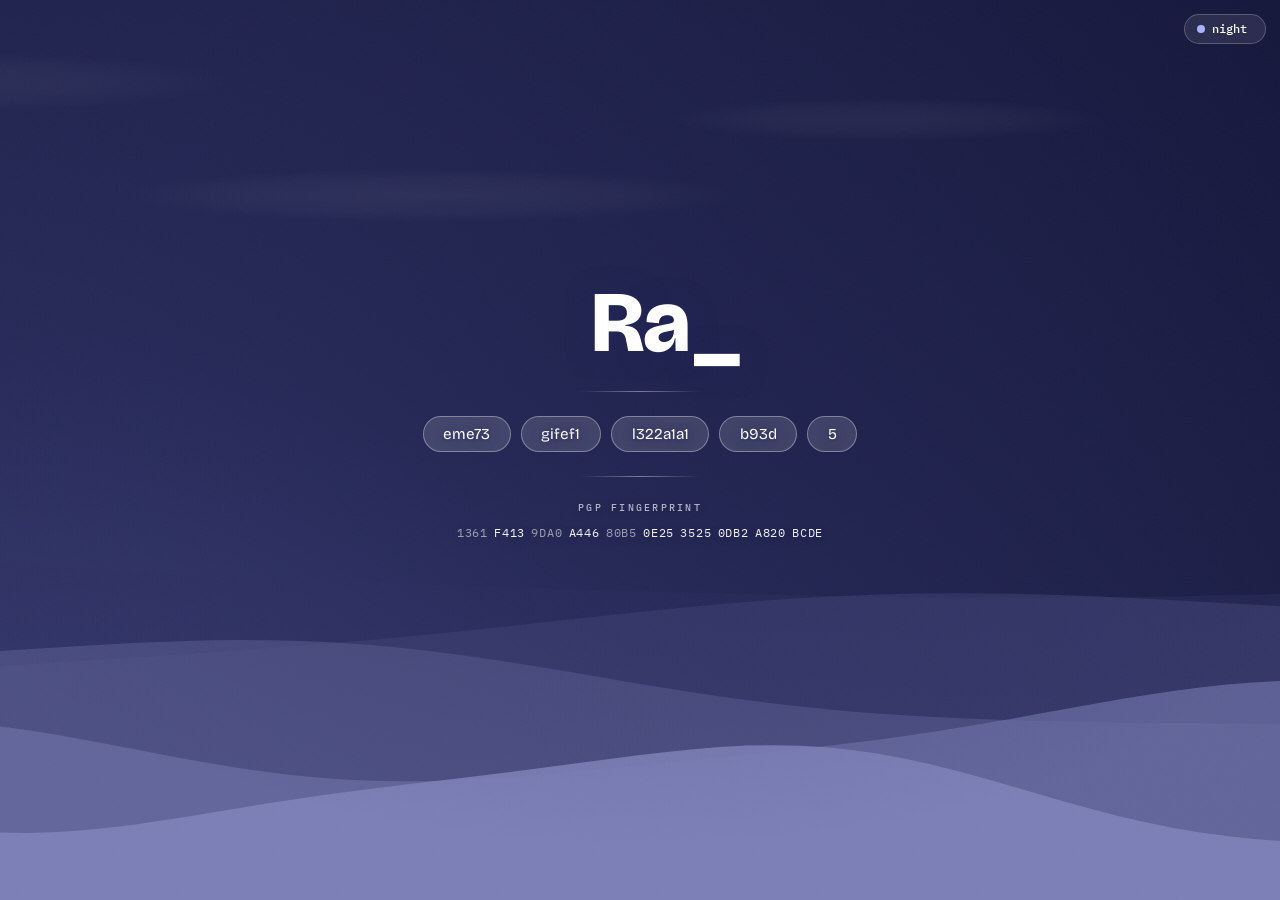
<file: index.html>
<!DOCTYPE html>
<html lang="en">
<head>
<meta charset="utf-8">
<title>Raphael Karger</title>
<meta name="description" content="Raphael Karger — developer, security engineer, security researcher.">
<meta name="author" content="Raphael Karger">
<meta name="viewport" content="width=device-width, initial-scale=1">
<link rel="icon" type="image/svg+xml" href="favicon.svg">
<link rel="icon" type="image/png" sizes="512x512" href="favicon.png">
<link rel="apple-touch-icon" href="favicon.png">
<link rel="stylesheet" href="assets/css/main.css">
<script src="assets/js/scene.js" defer></script>
<noscript><style>* { animation: none !important; }</style></noscript>
</head>
<body>
<canvas id="scene" aria-hidden="true"></canvas>
<div class="grain" aria-hidden="true"></div>
<div class="scrim" aria-hidden="true"></div>

<button id="chip" type="button" aria-expanded="false" aria-controls="panel">
	<span class="orb" aria-hidden="true"></span><span id="phase">&hellip;</span><span class="more" id="chip-more"></span>
</button>

<div id="panel" hidden>
	<input id="scrub" type="range" min="0" max="1439" step="5" aria-label="Scrub time of day (minutes since midnight)">
	<div class="row">
		<button id="flash-btn" type="button">green flash</button>
	</div>
	<div class="row">
		<button id="live-btn" type="button">live</button>
		<button id="geo-btn" type="button">use precise location</button>
	</div>
	<div id="mode-line">approximate &middot; clock time</div>
</div>

<div id="sky-tip" aria-hidden="true" hidden></div>

<main>
	<h1 aria-label="Raphael Karger"><span class="name-wrap"><span id="name">Raphael Karger</span><span class="cursor" aria-hidden="true">_</span></span></h1>
	<div class="sep" aria-hidden="true"></div>
	<nav class="links" aria-label="Links">
		<a class="pill" href="mailto:site@karger.is">email</a>
		<a class="pill" href="https://github.com/rek7" target="_blank" rel="noopener">github</a>
		<a class="pill" href="https://www.linkedin.com/in/raphael-karger/" target="_blank" rel="noopener">linkedin</a>
		<a class="pill" href="https://blog.raphael.karger.is" target="_blank" rel="noopener">blog</a>
		<a class="pill" href="https://x.com/pwnszn" target="_blank" rel="noopener">x</a>
	</nav>
	<div class="sep" aria-hidden="true"></div>
	<button id="fp" type="button" aria-label="Copy PGP fingerprint" title="Copy PGP fingerprint">
		<span class="fp-label" aria-hidden="true">pgp fingerprint</span>
		<span class="fp-half"><span class="g">15D2</span><span class="g">F1D7</span><span class="g">CD0C</span><span class="g">5DDC</span><span class="g">2293</span></span><span class="fp-half"><span class="g">9EE4</span><span class="g">E647</span><span class="g">29E1</span><span class="g">323A</span><span class="g">7B75</span></span>
		<span id="fp-note" role="status"><svg viewBox="0 0 12 12" aria-hidden="true"><path d="M2 6.2 5 9l5-6" fill="none" stroke="currentColor" stroke-width="1.6" stroke-linecap="round" stroke-linejoin="round"/></svg>copied</span>
	</button>
</main>

</body>
</html>
</file>
<file: assets/css/main.css>
/* ---------- fonts (self-hosted) ---------- */

@font-face {
	font-family: 'Bricolage Grotesque';
	src: url('../fonts/BricolageGrotesque-var.woff2') format('woff2');
	font-weight: 200 800;
	font-style: normal;
	font-display: swap;
}

@font-face {
	font-family: 'IBM Plex Mono';
	src: url('../fonts/IBMPlexMono-400.woff2') format('woff2');
	font-weight: 400;
	font-style: normal;
	font-display: swap;
}

@font-face {
	font-family: 'IBM Plex Mono';
	src: url('../fonts/IBMPlexMono-500.woff2') format('woff2');
	font-weight: 500;
	font-style: normal;
	font-display: swap;
}

/* ---------- base ---------- */

:root {
	/* text protection: these exist so the sun can pass directly behind the
	   content at any hour without destroying legibility. Do not remove. */
	--shadow-display: 0 2px 26px rgba(35, 38, 96, 0.5);
	--shadow-small: 0 1px 3px rgba(35, 38, 96, 0.45), 0 2px 12px rgba(35, 38, 96, 0.4);
	--mono: 'IBM Plex Mono', ui-monospace, monospace;
}

* { margin: 0; padding: 0; box-sizing: border-box; }

html, body { height: 100%; }

body {
	font-family: 'Bricolage Grotesque', system-ui, sans-serif;
	color: #fff;
	background: #14163a;
	overflow: hidden;
}

:focus-visible { outline: 2px solid rgba(255, 255, 255, 0.75); outline-offset: 2px; }

/* ---------- scene layers ---------- */

#scene {
	position: fixed;
	inset: 0;
	width: 100%;
	height: 100%;
	animation: fade-in 3.5s ease both;
}

.grain {
	position: fixed;
	inset: 0;
	pointer-events: none;
	opacity: 0.035;
	background-image: url("data:image/svg+xml,%3Csvg xmlns='http://www.w3.org/2000/svg' width='160' height='160'%3E%3Cfilter id='n'%3E%3CfeTurbulence type='fractalNoise' baseFrequency='.85' numOctaves='2' stitchTiles='stitch'/%3E%3C/filter%3E%3Crect width='160' height='160' filter='url(%23n)'/%3E%3C/svg%3E");
}

.scrim {
	position: fixed;
	inset: 0;
	pointer-events: none;
	background: radial-gradient(90% 72% at 50% 44%, rgba(22, 24, 64, 0.22), rgba(22, 24, 64, 0) 70%);
}

/* ---------- content ---------- */

main {
	position: fixed;
	inset: 0;
	display: flex;
	flex-direction: column;
	align-items: center;
	justify-content: center;
	text-align: center;
	padding: 0 1.2rem 9vh;
	/* hovers fall through to the sky; interactive elements re-enable below */
	pointer-events: none;
}

main a, main button {
	pointer-events: auto;
}

#sky-tip {
	position: fixed;
	z-index: 4;
	transform: translate(-50%, 0);
	font-family: var(--mono);
	font-size: 0.72rem;
	line-height: 1.9;
	text-align: center;
	color: #fff;
	white-space: nowrap;
	padding: 0.5em 1.1em;
	border-radius: 12px;
	background: rgba(30, 32, 80, 0.4);
	border: 1px solid rgba(255, 255, 255, 0.24);
	-webkit-backdrop-filter: blur(10px);
	backdrop-filter: blur(10px);
	pointer-events: none;
}

/* the whole entrance holds until the first frame has painted (body.ready,
   set on load) so refreshes get the same choreography as first visits */
body:not(.ready) #scene,
body:not(.ready) #chip,
body:not(.ready) main,
body:not(.ready) main * {
	animation-play-state: paused !important;
}

h1 {
	font-size: clamp(2.7rem, 7.5vw, 5.4rem);
	font-weight: 800;
	letter-spacing: -0.015em;
	line-height: 1.02;
	text-shadow: var(--shadow-display);
	animation: rise 2s cubic-bezier(0.2, 0.7, 0.2, 1) 0.4s both;
}

/* the cursor hangs outside the layout box so the name itself centers truly */
.name-wrap {
	position: relative;
	display: inline-block;
}

.cursor {
	position: absolute;
	left: 100%;
	margin-left: 0.06em;
	animation: blink 1.15s steps(1, end) infinite;
}

/* tiny screens wrap the name to two lines; there the absolute cursor would
   detach to the box edge, so let it flow after the last character instead */
@media (max-width: 380px) {
	.cursor { position: static; margin-left: 0.08em; }
}

.sep {
	width: 120px;
	height: 1px;
	margin: 1.5rem auto;
	background: linear-gradient(90deg, rgba(255, 255, 255, 0), rgba(255, 255, 255, 0.4), rgba(255, 255, 255, 0));
	animation: rise 2s cubic-bezier(0.2, 0.7, 0.2, 1) 0.8s both;
}

@keyframes blink {
	0% { opacity: 1; }
	50% { opacity: 0; }
	100% { opacity: 1; }
}

.links {
	display: flex;
	flex-wrap: wrap;
	justify-content: center;
	gap: 0.6rem;
	animation: rise 2s cubic-bezier(0.2, 0.7, 0.2, 1) 1.1s both;
}

.pill {
	font-weight: 400;
	font-size: 0.95rem;
	color: #fff;
	text-decoration: none;
	padding: 0.5em 1.3em;
	border-radius: 999px;
	background: rgba(255, 255, 255, 0.14);
	border: 1px solid rgba(255, 255, 255, 0.34);
	-webkit-backdrop-filter: blur(10px);
	backdrop-filter: blur(10px);
	text-shadow: var(--shadow-small);
	transition: background 0.25s ease, transform 0.25s ease;
}

.pill:hover { background: rgba(255, 255, 255, 0.24); transform: translateY(-1px); }

/* narrow screens: cap the row width so five pills wrap as a balanced 3/2
   instead of stranding one pill alone on the second row */
@media (max-width: 520px) {
	.links { max-width: 340px; }
}

#fp {
	position: relative;
	display: flex;
	flex-wrap: wrap;
	justify-content: center;
	gap: 0.5em;
	background: none;
	border: 0;
	color: #fff;
	font-family: var(--mono);
	font-weight: 400;
	font-size: clamp(0.62rem, 1.8vw, 0.78rem);
	letter-spacing: 0.06em;
	cursor: pointer;
	text-shadow: var(--shadow-small);
	animation: rise 2s cubic-bezier(0.2, 0.7, 0.2, 1) 1.4s both;
}

#fp .fp-label {
	width: 100%;
	font-size: 0.82em;
	font-weight: 500;
	letter-spacing: 0.22em;
	text-transform: uppercase;
	opacity: 0.65;
	margin-bottom: 0.4em;
}

/* the ten groups live in two halves of five, so a narrow screen wraps the
   line as a balanced 5/5 instead of orphaning the last group */
.fp-half { display: flex; gap: 0.5em; }

#fp .g { opacity: 0.95; }
#fp .fp-half:nth-of-type(1) .g:nth-child(even) { opacity: 0.55; }
#fp .fp-half:nth-of-type(2) .g:nth-child(odd) { opacity: 0.55; }

#fp-note {
	position: absolute;
	top: 100%;
	left: 50%;
	transform: translate(-50%, 0.9em);
	display: inline-flex;
	align-items: center;
	gap: 0.45em;
	padding: 0.4em 1em;
	border-radius: 999px;
	background: rgba(255, 255, 255, 0.14);
	border: 1px solid rgba(255, 255, 255, 0.3);
	-webkit-backdrop-filter: blur(10px);
	backdrop-filter: blur(10px);
	font-size: 0.95em;
	white-space: nowrap;
	opacity: 0;
	transition: opacity 0.35s ease;
	pointer-events: none;
}

#fp-note svg { width: 1em; height: 1em; }

#fp-note.show { opacity: 1; }

/* ---------- status chip + panel ---------- */

#chip {
	position: fixed;
	top: 14px;
	right: 14px;
	z-index: 5;
	display: flex;
	align-items: center;
	gap: 0.6em;
	font-family: var(--mono);
	font-weight: 500;
	font-size: 0.72rem;
	color: #fff;
	background: rgba(255, 255, 255, 0.09);
	border: 1px solid rgba(255, 255, 255, 0.22);
	border-radius: 999px;
	padding: 0.55em 1em;
	-webkit-backdrop-filter: blur(10px);
	backdrop-filter: blur(10px);
	cursor: pointer;
	animation: rise 2s cubic-bezier(0.2, 0.7, 0.2, 1) 1.9s both;
}

#chip .orb {
	width: 0.68em;
	height: 0.68em;
	border-radius: 50%;
	background: #fff;
	flex: none;
}

#chip .more {
	max-width: 0;
	overflow: hidden;
	white-space: nowrap;
	opacity: 0;
	transition: max-width 0.5s ease, opacity 0.4s ease;
}

#chip:focus-visible .more, #chip.open .more {
	max-width: 34ch;
	opacity: 0.9;
}

/* hover expansion only where hover is a real thing — on touch screens the
   sticky :hover state would leave the time permanently expanded */
@media (hover: hover) {
	#chip:hover .more {
		max-width: 34ch;
		opacity: 0.9;
	}
}

#panel {
	position: fixed;
	top: 58px;
	right: 14px;
	z-index: 5;
	width: min(300px, calc(100vw - 28px));
	padding: 1rem;
	border-radius: 14px;
	background: rgba(30, 32, 80, 0.38);
	border: 1px solid rgba(255, 255, 255, 0.2);
	-webkit-backdrop-filter: blur(14px);
	backdrop-filter: blur(14px);
	font-family: var(--mono);
	font-size: 0.72rem;
	color: #fff;
	display: flex;
	flex-direction: column;
	gap: 0.75rem;
}

#panel[hidden] { display: none; }

#scrub { width: 100%; accent-color: #fff; cursor: pointer; }

#panel .row { display: flex; gap: 0.5rem; }

#panel .row button {
	font-family: var(--mono);
	font-weight: 500;
	font-size: 0.72rem;
	color: #fff;
	background: rgba(255, 255, 255, 0.1);
	border: 1px solid rgba(255, 255, 255, 0.24);
	border-radius: 999px;
	padding: 0.45em 1em;
	cursor: pointer;
	transition: background 0.25s ease;
}

#panel .row button:hover { background: rgba(255, 255, 255, 0.2); }

#mode-line { opacity: 0.72; }

/* ---------- motion ---------- */

@keyframes rise {
	from { opacity: 0; transform: translateY(14px); }
	to { opacity: 1; transform: none; }
}

@keyframes fade-in { from { opacity: 0; } }

@media (prefers-reduced-motion: reduce) {
	*, *::before, *::after {
		animation: none !important;
		transition: none !important;
	}
}
</file>
